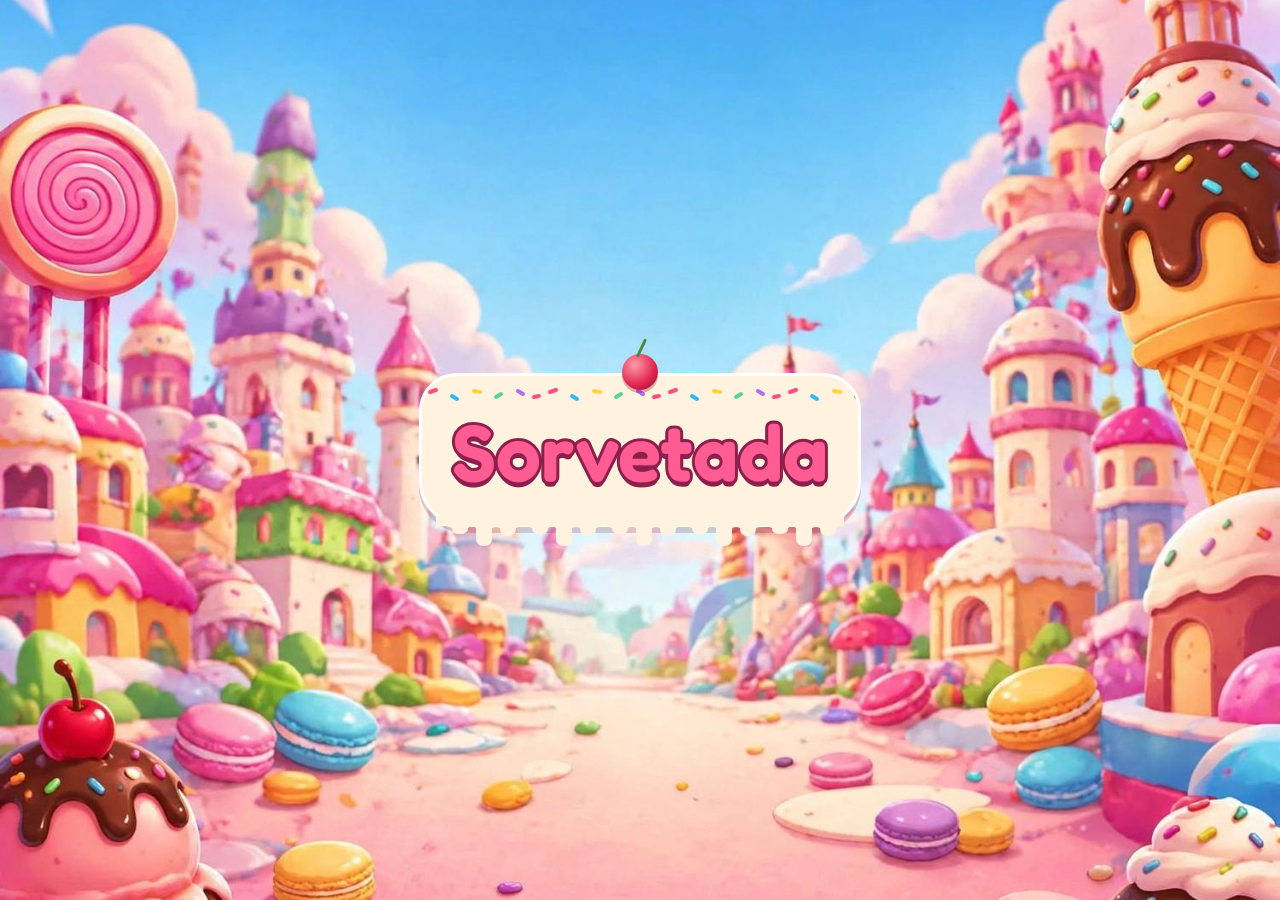
<file: index.html>
<!doctype html>
<html lang="pt-BR">
<head>
<meta charset="utf-8">
<title>Sorvetada</title>
<meta name="viewport" content="width=device-width, initial-scale=1, viewport-fit=cover">
<meta name="theme-color" content="#ffd9ec">
<link rel="stylesheet" href="https://fonts.googleapis.com/css2?family=Fredoka:wght@400;600&display=swap">
<link rel="stylesheet" href="style.css?v=19">
</head>
<body class="splash">
<div id="deco" aria-hidden="true"></div>
<section id="splash" aria-label="Sorvetada"><div class="logo"><i class="cherry"></i><h1>Sorvetada</h1></div></section>
<section id="menu" hidden>
  <div id="menubar"><button id="snd" class="pill snd" aria-label="Ligar ou desligar o som"></button><button id="theme" class="pill"></button></div>
  <div class="logo"><i class="cherry"></i><h1>Sorvetada</h1><p class="tag">Mate os monstros e faça mais pontos!</p></div>
  <div class="row" id="tabs"><button data-t="partida" aria-pressed="true">🎮 Partida</button><button data-t="fases" aria-pressed="false">🗺️ Fases</button></div>
  <div id="tab-partida">
    <div class="row" id="mode"><button data-m="1" aria-pressed="true">👤 1 jogador</button><button data-m="2" aria-pressed="false">👥 2 jogadores (duelo)</button></div>
    <div class="card" id="c1">
      <label><img class="pv" id="pv1" alt=""><input id="n1" maxlength="12" placeholder="Nome do Jogador 1" autocomplete="off"></label>
      <div class="row" id="p1row" aria-label="Escolha o sabor do jogador 1"></div>
    </div>
    <div class="card" id="c2" hidden>
      <label><img class="pv" id="pv2" alt=""><input id="n2" maxlength="12" placeholder="Nome do Jogador 2" autocomplete="off"></label>
      <div class="row" id="p2row" aria-label="Escolha o sabor do jogador 2"></div>
    </div>
    <button id="play">Escolher fase ▶</button>
    <button id="howBtn" class="how-btn" aria-expanded="false" aria-controls="help">✨ Como jogar ▾</button>
    <div id="help" class="howto" hidden></div>
  </div>
  <div id="tab-fases" hidden>
    <p class="sub2">Conclua uma fase para liberar a próxima.<br>As concluídas ficam rosa!</p>
    <div id="levels"></div>
    <button id="resetp" class="pill">🗑️ Apagar progresso</button>
  </div>
</section>
<section id="game" hidden>
  <div id="top"><h1>Sorvetada</h1><div class="tr"><button id="snd2" class="pill snd" aria-label="Ligar ou desligar o som"></button><button id="back" class="pill">← Menu</button></div></div>
  <div id="hud"><span id="h1"></span><span id="h2"></span><span id="h3"></span></div>
  <div id="pw"></div>
  <div id="frame"><canvas id="c" width="780" height="676"></canvas></div>
  <div id="ctl">
    <div id="joy" aria-label="Direcional analógico"><span class="ch u">▲</span><span class="ch d">▼</span><span class="ch l">◀</span><span class="ch r">▶</span><div id="knob"></div></div>
    <button id="bomb" aria-label="Soltar cereja-bomba"><span>🍒</span><small>Soltar</small></button>
  </div>
</section>
<div id="cfg" hidden><div class="cfgbox" role="dialog" aria-label="Configurações de som">
  <h2>⚙️ Som</h2>
  <label class="cr"><input type="checkbox" id="mo"> 🎵 Música</label>
  <div class="sl"><input type="range" id="mv" min="0" max="100" step="5" aria-label="Volume da música"><output id="mvn"></output></div>
  <label class="cr"><input type="checkbox" id="so"> 🔔 Efeitos sonoros</label>
  <div class="sl"><input type="range" id="sv" min="0" max="100" step="5" aria-label="Volume dos efeitos"><output id="svn"></output></div>
  <button id="cfgx" class="pill">Fechar</button>
</div></div>
<p id="ver" class="ver">Versão 19 · carregando…</p>
<script src="audio.js?v=19"></script>
<script src="game.js?v=19"></script>
</body>
</html>
</file>
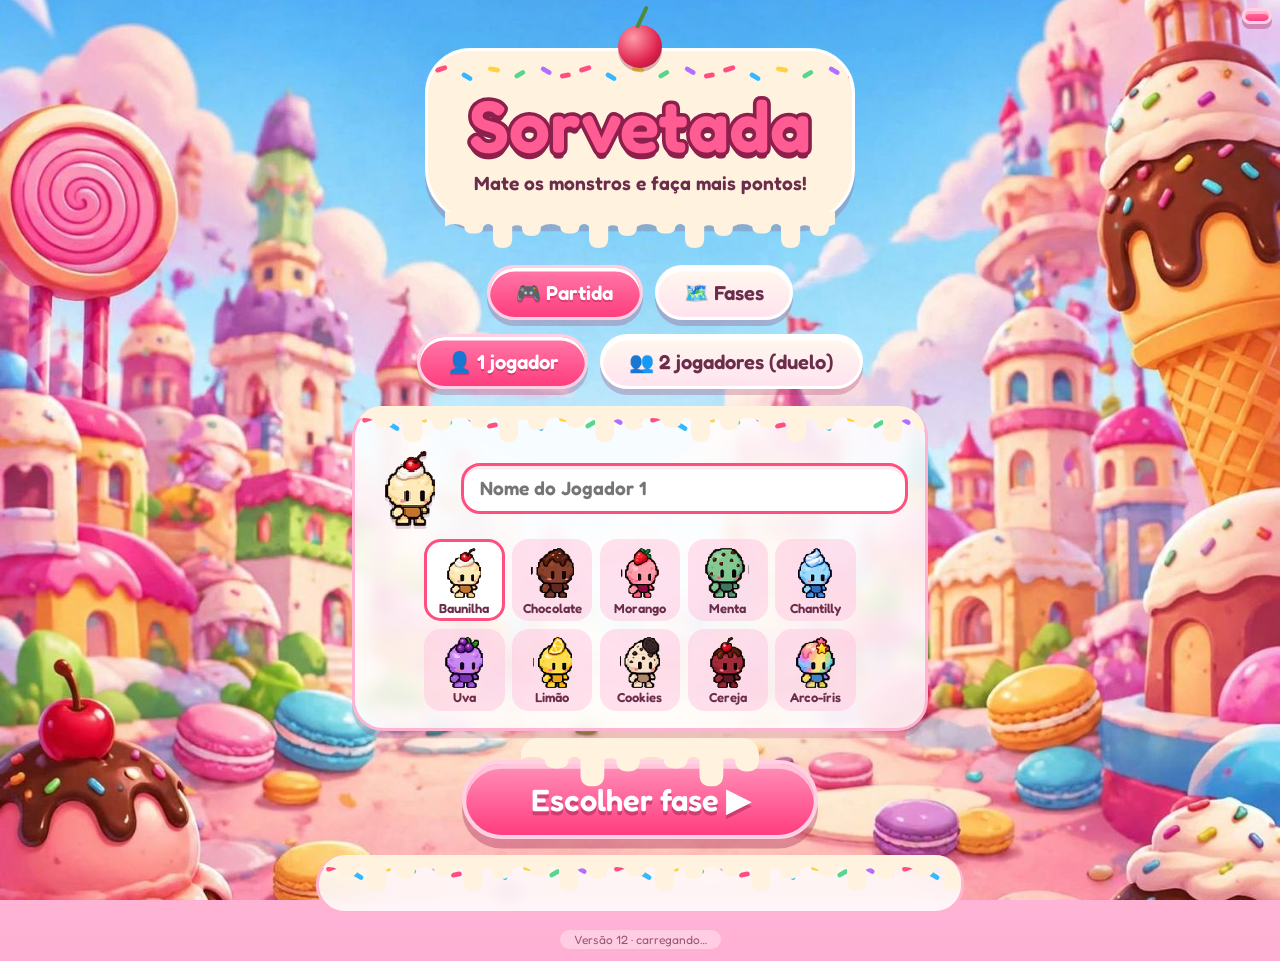
<file: index 2.html>
<!doctype html>
<html lang="pt-BR">
<head>
<meta charset="utf-8">
<title>Sorvetada</title>
<meta name="viewport" content="width=device-width, initial-scale=1, viewport-fit=cover">
<meta name="theme-color" content="#ffd9ec">
<link rel="stylesheet" href="https://fonts.googleapis.com/css2?family=Fredoka:wght@400;600&display=swap">
<link rel="stylesheet" href="style.css?v=12">
</head>
<body>
<div id="deco" aria-hidden="true"></div>
<button id="theme" class="pill"></button>
<section id="menu">
  <div class="logo"><i class="cherry"></i><h1>Sorvetada</h1><p class="tag">Mate os monstros e faça mais pontos!</p></div>
  <div class="row" id="tabs"><button data-t="partida" aria-pressed="true">🎮 Partida</button><button data-t="fases" aria-pressed="false">🗺️ Fases</button></div>
  <div id="tab-partida">
    <div class="row" id="mode"><button data-m="1" aria-pressed="true">👤 1 jogador</button><button data-m="2" aria-pressed="false">👥 2 jogadores (duelo)</button></div>
    <div class="card" id="c1">
      <label><img class="pv" id="pv1" alt=""><input id="n1" maxlength="12" placeholder="Nome do Jogador 1" autocomplete="off"></label>
      <div class="row" id="p1row" aria-label="Escolha o sabor do jogador 1"></div>
    </div>
    <div class="card" id="c2" hidden>
      <label><img class="pv" id="pv2" alt=""><input id="n2" maxlength="12" placeholder="Nome do Jogador 2" autocomplete="off"></label>
      <div class="row" id="p2row" aria-label="Escolha o sabor do jogador 2"></div>
    </div>
    <button id="play">Escolher fase ▶</button>
    <div id="help" class="howto"></div>
  </div>
  <div id="tab-fases" hidden>
    <p class="sub2">Conclua uma fase para liberar a próxima.<br>As concluídas ficam rosa!</p>
    <div id="levels"></div>
    <button id="resetp" class="pill">🗑️ Apagar progresso</button>
  </div>
</section>
<section id="game" hidden>
  <div id="top"><h1>Sorvetada</h1><button id="back" class="pill">← Menu</button></div>
  <div id="hud"><span id="h1"></span><span id="h2"></span><span id="h3"></span></div>
  <div id="pw"></div>
  <div id="frame"><canvas id="c" width="780" height="676"></canvas></div>
  <div id="ctl">
    <div id="joy" aria-label="Direcional analógico"><span class="ch u">▲</span><span class="ch d">▼</span><span class="ch l">◀</span><span class="ch r">▶</span><div id="knob"></div></div>
    <button id="bomb" aria-label="Soltar cereja-bomba"><span>🍒</span><small>Soltar</small></button>
  </div>
</section>
<p id="ver" class="ver">Versão 12 · carregando…</p>
<script src="game.js?v=12"></script>
</body>
</html>
</file>
<file: style.css>
:root{--fg:#6b2d4a;--btn:#ffd9ea;--p1:#ff4f81;--p2:#2aa7d8;--edge:#ff9ec4;--berry:#8d1f4d;--card:rgba(255,255,255,.78);
--sky:linear-gradient(#bfe3ff 0,#d9e8ff 12%,#ffd9ec 34%,#ffc2dd 70%,#ffb0d4 100%);
--drip:url("data:image/svg+xml,%3Csvg xmlns='http://www.w3.org/2000/svg' width='80' height='30' viewBox='0 0 80 30'%3E%3Cpath d='M0 0H80V12Q80 20 72 20Q64 20 64 12Q60 10 56 12V22Q56 30 48 30Q40 30 40 22V12Q36 8 32 12Q32 18 24 18Q16 18 16 12Q8 8 0 12Z' fill='%23fff3e0'/%3E%3C/svg%3E");--dripP:url("data:image/svg+xml,%3Csvg xmlns='http://www.w3.org/2000/svg' width='80' height='30' viewBox='0 0 80 30'%3E%3Cpath d='M0 0H80V12Q80 20 72 20Q64 20 64 12Q60 10 56 12V22Q56 30 48 30Q40 30 40 22V12Q36 8 32 12Q32 18 24 18Q16 18 16 12Q8 8 0 12Z' fill='%23ffc2dc'/%3E%3C/svg%3E");--sprk:url("data:image/svg+xml,%3Csvg xmlns='http://www.w3.org/2000/svg' width='120' height='16'%3E%3Cg stroke-linecap='round' stroke-width='4'%3E%3Cpath d='M8 6l6-2' stroke='%23ff4f81'/%3E%3Cpath d='M30 10l5 3' stroke='%2336b8ff'/%3E%3Cpath d='M52 5l6 1' stroke='%23ffd23f'/%3E%3Cpath d='M74 11l5-3' stroke='%2358d68d'/%3E%3Cpath d='M96 5l5 3' stroke='%23b46cff'/%3E%3Cpath d='M112 11l5-1' stroke='%23ff4f81'/%3E%3C/g%3E%3C/svg%3E");
box-sizing:border-box;padding-top:env(safe-area-inset-top,0px);padding-bottom:env(safe-area-inset-bottom,0px)}
@media (prefers-color-scheme: dark){:root:not([data-theme="light"]){--fg:#ffe6f1;--btn:#6a3a6d;--edge:#c26aa8;--card:rgba(30,12,48,.6);--sky:linear-gradient(#241a4d,#3b2467 35%,#5a2a68 75%,#6e2f66)}}
:root[data-theme="dark"]{--fg:#ffe6f1;--btn:#6a3a6d;--edge:#c26aa8;--card:rgba(30,12,48,.6);--sky:linear-gradient(#241a4d,#3b2467 35%,#5a2a68 75%,#6e2f66)}
html{scroll-padding-top:env(safe-area-inset-top,0px);overflow-x:hidden}
[hidden]{display:none!important}
body{margin:0;background:var(--sky);color:var(--fg);font-family:Fredoka,"Trebuchet MS",sans-serif;display:flex;flex-direction:column;align-items:center;justify-content:center;gap:12px;padding:12px;min-height:100vh;box-sizing:border-box;overflow-x:hidden;touch-action:manipulation;-webkit-user-select:none;user-select:none}
#menu,#game{position:relative;z-index:1;display:flex;flex-direction:column;align-items:center;gap:12px;width:100%;max-width:840px;min-width:0;box-sizing:border-box}
#tab-partida,#tab-fases{display:flex;flex-direction:column;align-items:center;gap:14px;width:100%}
button{font-family:inherit}
button:focus-visible,input:focus-visible{outline:3px solid var(--p1);outline-offset:2px}
/* decoração */
#deco{position:fixed;inset:0;z-index:0;pointer-events:none;overflow:hidden}
.d{position:absolute}
.lolli{left:-14px;top:70px;width:clamp(60px,11vw,140px)}
.cone{bottom:-34px;width:clamp(70px,13vw,180px)}
.coneL{left:-10px}.coneR{right:-10px;transform:scaleX(-1);filter:hue-rotate(30deg)}
.cloud{width:clamp(90px,16vw,200px)}
.c1{top:34px;right:6%;animation:drift 45s ease-in-out infinite alternate}
.c2{top:120px;left:20%;opacity:.8;animation:drift 60s ease-in-out infinite alternate-reverse}
@keyframes drift{from{transform:translateX(-30px)}to{transform:translateX(30px)}}
@media (prefers-reduced-motion:reduce){.cloud{animation:none}}
@media (max-width:600px){.lolli,.cone{opacity:.4}}
/* logo com cobertura */
.logo{position:relative;text-align:center;padding:30px 34px 22px;margin:18px 0 22px;background:var(--sprk) repeat-x 0 10px/120px 16px,#fff3e0;border-radius:38px 38px 46px 46px;border:3px solid #fff;box-shadow:0 6px 0 rgba(150,60,90,.25)}
.logo::after{content:"";position:absolute;left:14px;right:14px;bottom:-24px;height:30px;background:var(--drip) repeat-x 0 0/80px 30px;transform:scaleY(-1)}
.cherry{position:absolute;top:-22px;left:50%;width:36px;height:36px;margin-left:-18px;border-radius:50%;background:radial-gradient(circle at 35% 30%,#ff9aa8,#e0244f 60%,#8d1130);box-shadow:0 3px 0 rgba(120,20,50,.3)}
.cherry::after{content:"";position:absolute;left:18px;top:-16px;width:3px;height:20px;background:#4f8a3c;transform:rotate(25deg);border-radius:2px}
h1{margin:0;font-size:clamp(2.4rem,10vw,3.8rem);font-weight:600;line-height:1.05;color:#ff5c93;-webkit-text-stroke:6px #8d1f4d;paint-order:stroke fill;text-shadow:0 5px 0 #8d1f4d}
.tag{margin:6px 0 0;color:#6b2d4a;font-weight:600}
.sub2{margin:0;text-align:center;font-weight:600}
/* botões doces */
#tabs,#mode{display:flex;gap:10px;flex-wrap:wrap;justify-content:center}
#tabs button,#mode button{width:auto;height:auto;padding:10px 22px;border-radius:999px;border:3px solid #fff;font-weight:600;font-size:1.05rem;color:#6b2d4a;background:linear-gradient(#fff8ee,#ffe3ef);box-shadow:inset 0 3px 0 #fff,0 5px 0 rgba(160,50,100,.28)}
#tabs button[aria-pressed="true"],#mode button[aria-pressed="true"]{color:#fff;background:linear-gradient(#ff7aa8,#ff3d7f);border-color:#ffd0e3;text-shadow:0 2px 0 rgba(140,20,70,.35)}
#tabs button:active,#mode button:active,#play:active,.pill:active{transform:translateY(2px)}
.pill{font-weight:600;font-size:.95rem;color:#fff;background:linear-gradient(#ff7aa8,#ff3d7f);border:3px solid #ffd0e3;border-radius:999px;padding:8px 20px;box-shadow:inset 0 3px 0 rgba(255,255,255,.45),0 5px 0 rgba(160,30,80,.35);text-shadow:0 2px 0 rgba(140,20,70,.35)}
#play{position:relative;font-weight:600;font-size:1.6rem;color:#fff;background:linear-gradient(#ff8fb8,#ff3d7f);border:4px solid #ffd0e3;border-radius:999px;padding:14px 54px;margin-top:10px;box-shadow:inset 0 4px 0 rgba(255,255,255,.5),0 8px 0 rgba(160,30,80,.35);text-shadow:0 3px 0 rgba(140,20,70,.4)}
#play::before{content:"";position:absolute;left:10%;right:10%;top:-12px;height:24px;background:var(--drip) repeat-x 0 0/60px 22px}
#theme{position:fixed;top:calc(env(safe-area-inset-top,0px) + 8px);right:8px;z-index:5}
/* cartões */
.card{position:relative;width:min(100%,480px);box-sizing:border-box;background:var(--card);border:3px solid #ffb3d1;border-radius:26px;padding:34px 14px 14px;box-shadow:0 6px 0 rgba(160,50,100,.2);display:flex;flex-direction:column;align-items:center;gap:10px}
.card::before,.howto::before{content:"";position:absolute;left:8px;right:8px;top:-3px;height:30px;background-image:var(--drip),var(--sprk);background-size:80px 30px,120px 16px;background-repeat:repeat-x;background-position:0 0,0 6px}
.card label{display:flex;align-items:center;gap:10px;width:100%}
.card input{flex:1;min-width:0;font:inherit;font-weight:600;padding:9px 14px;border:3px solid var(--p1);border-radius:16px;background:#fff;color:#6b2d4a;box-shadow:inset 0 3px 0 rgba(255,79,129,.12)}
#n2{border-color:var(--p2)}
.pv{width:64px;height:64px;image-rendering:pixelated;filter:drop-shadow(0 3px 0 rgba(107,45,74,.2))}
.row{display:flex;flex-wrap:wrap;justify-content:center;align-items:center;gap:4px;max-width:600px}
#p1row button,#p2row button{width:46px;height:46px;padding:2px;border:3px solid transparent;border-radius:14px;background:rgba(255,200,225,.55)}
#p1row button[aria-pressed="true"]{border-color:var(--p1);background:#fff}
#p2row button[aria-pressed="true"]{border-color:var(--p2);background:#fff}
.row img{width:100%;height:100%;image-rendering:pixelated}
/* como jogar */
.howto{position:relative;width:min(100%,540px);box-sizing:border-box;background:var(--card);border:3px solid #ffb3d1;border-radius:24px;padding:30px 14px 14px;margin-top:16px;text-align:left}
.howto::after{content:"✨ Como jogar ✨";position:absolute;top:-17px;left:50%;transform:translateX(-50%);white-space:nowrap;background:linear-gradient(#ff7aa8,#c93c75);color:#fff;font-weight:600;padding:4px 18px;border-radius:999px;border:3px solid #fff;box-shadow:0 3px 0 rgba(120,20,60,.3)}
.howto .g{display:grid;grid-template-columns:1fr 1fr;gap:10px 16px}
.howto .it{display:flex;align-items:center;gap:8px;font-size:.88rem;line-height:1.2}
.howto .it i{font-style:normal;font-size:1.5rem;flex:none;width:1.8rem;text-align:center}
.howto .wide{grid-column:1/-1}
@media (max-width:480px){.howto .g{grid-template-columns:1fr}}
/* fases */
#levels{display:grid;grid-template-columns:repeat(auto-fill,minmax(120px,1fr));gap:18px 12px;width:min(100%,580px);padding-top:10px}
.lv{position:relative;display:flex;flex-direction:column;align-items:center;gap:3px;padding:28px 6px 12px;border-radius:22px;border:3px solid #e8a24f;border-bottom-width:6px;background:linear-gradient(#fff8ee,#ffe9d6);color:#6b2d4a;font:inherit;box-shadow:0 5px 0 rgba(160,90,40,.3)}
.lv::before{content:"";position:absolute;left:4px;right:4px;top:-5px;height:30px;background-image:var(--dripP),var(--sprk);background-size:80px 30px,120px 16px;background-repeat:repeat-x;background-position:0 0,0 6px;pointer-events:none}
.lv b{font-size:1.9rem;line-height:1}
.lv span{font-size:.85rem;line-height:1.1;text-align:center;font-weight:600}
.lv small{font-size:.8rem;opacity:.85}
.lv em{position:absolute;font-style:normal}
.lv .star{top:-14px;right:-8px;font-size:1.6rem}
.lv .lock{right:8px;bottom:6px;font-size:1.2rem}
.lv.lock{opacity:.6}.lv:disabled{cursor:not-allowed}
.lv.done{background:linear-gradient(#ff9ec4,#ff4f81);border-color:#d93a78;color:#fff;text-shadow:0 2px 0 rgba(140,20,70,.35)}
.lv.done::before{background-image:var(--drip),var(--sprk)}
.lv.next{border-color:#ff4f81;animation:pulse 1.4s ease-in-out infinite}
.lv.next small{background:linear-gradient(#ff7aa8,#ff3d7f);color:#fff;border-radius:999px;padding:3px 14px;font-weight:600;opacity:1;box-shadow:0 3px 0 rgba(160,30,80,.35)}
@keyframes pulse{50%{transform:scale(1.04)}}
/* jogo */
#top{display:flex;align-items:center;justify-content:space-between;gap:12px;width:100%;max-width:800px}
#top h1{font-size:clamp(1.6rem,6vw,2.3rem);-webkit-text-stroke:5px #8d1f4d;text-shadow:0 3px 0 #8d1f4d}
#hud{display:flex;flex-wrap:wrap;justify-content:center;gap:4px 16px;background:linear-gradient(#fff8ee,#ffe3ef);color:#6b2d4a;border:3px solid #ff9ec4;border-radius:999px;padding:6px 24px;box-shadow:0 4px 0 rgba(160,50,100,.25);font-weight:600;font-size:1rem}
#hud span+span::before{content:"|";margin-right:16px;opacity:.45}
#pw{font-size:.9rem;font-weight:600;min-height:1.4em;text-align:center;max-width:780px;background:rgba(255,255,255,.55);color:#6b2d4a;border-radius:999px;padding:3px 16px}
#frame{position:relative;width:min(100%,800px);box-sizing:border-box;padding:32px 16px 16px;border-radius:26px;border:4px solid #c98a3d;background:repeating-linear-gradient(45deg,rgba(150,80,20,.3) 0 3px,transparent 3px 11px),repeating-linear-gradient(-45deg,rgba(150,80,20,.3) 0 3px,transparent 3px 11px),#f0b867;box-shadow:0 10px 0 rgba(120,60,20,.35)}
@supports (height:100dvh){#frame{width:min(100%,800px,calc((100dvh - 250px) * 1.154 + 32px))}}
#frame::before{content:"";position:absolute;left:6px;right:6px;top:-4px;height:34px;background-image:var(--drip),var(--sprk);background-size:80px 30px,120px 16px;background-repeat:repeat-x;background-position:0 0,0 8px;pointer-events:none}
canvas{display:block;width:100%;max-width:100%;height:auto;border-radius:12px;background:#fff0f6;box-shadow:0 0 0 4px #c98a3d,inset 0 0 14px rgba(0,0,0,.12)}
/* controles de toque */
#ctl{display:flex;flex-wrap:wrap;justify-content:space-between;align-items:center;gap:12px;width:min(100%,420px)}
@media (hover:hover) and (pointer:fine){#ctl{display:none!important}}
#joy{position:relative;flex:none;width:150px;height:150px;border-radius:50%;display:flex;align-items:center;justify-content:center;touch-action:none;background:radial-gradient(circle,rgba(255,255,255,.9) 0 36%,rgba(255,196,222,.85) 37% 100%);border:4px solid #ff4f81;box-shadow:0 6px 0 rgba(107,45,74,.22),inset 0 0 0 6px rgba(255,255,255,.55)}
#joy::before{content:"";position:absolute;inset:36px;border-radius:50%;border:3px solid rgba(255,79,129,.4);background:rgba(107,45,74,.1)}
#knob{position:relative;width:62px;height:62px;border-radius:50%;background:radial-gradient(circle at 35% 30%,#fff,#ffd0e3 70%);border:3px solid #ff4f81;box-shadow:0 4px 0 rgba(107,45,74,.3)}
#joy .ch{position:absolute;color:#ff4f81;font-size:13px;line-height:1;opacity:.5}
#joy .ch.u{top:7px;left:50%;transform:translateX(-50%)}
#joy .ch.d{bottom:7px;left:50%;transform:translateX(-50%)}
#joy .ch.l{left:8px;top:50%;transform:translateY(-50%)}
#joy .ch.r{right:8px;top:50%;transform:translateY(-50%)}
#joy[data-dir="u"] .ch.u,#joy[data-dir="d"] .ch.d,#joy[data-dir="l"] .ch.l,#joy[data-dir="r"] .ch.r{opacity:1}
#bomb{width:108px;height:108px;border-radius:50%;display:flex;flex-direction:column;align-items:center;justify-content:center;line-height:1.1;padding:0;border:4px solid #fff;color:#fff;background:linear-gradient(#ff7aa8,#ff3d7f);box-shadow:inset 0 4px 0 rgba(255,255,255,.4),0 6px 0 rgba(160,30,80,.35);touch-action:none}
#bomb span{font-size:2.3rem}
#bomb small{font-size:.8rem;font-weight:600}
@media (max-width:420px){#bomb{width:100px;height:100px}#joy{width:140px;height:140px}}
.ver{position:relative;z-index:1;margin:4px 0 0;font-size:.75rem;opacity:.7;background:rgba(255,255,255,.5);color:#6b2d4a;border-radius:999px;padding:2px 14px}
/* ajustes finos do visual */
.logo{margin-top:40px}
.logo::after{top:calc(100% - 8px);bottom:auto;transform:none}
#theme{font-size:.8rem;padding:5px 12px}
.lv::before{border-radius:18px 18px 0 0;left:3px;right:3px}
#hud span+span::before{content:none}
#hud{gap:2px 22px}

/* Cenário de fundo (reino de doces) */
:root{--veil:linear-gradient(rgba(255,255,255,0),rgba(255,255,255,0))}
@media (prefers-color-scheme: dark){:root:not([data-theme="light"]){--veil:linear-gradient(rgba(34,18,70,.7),rgba(34,18,70,.7))}}
:root[data-theme="dark"]{--veil:linear-gradient(rgba(34,18,70,.7),rgba(34,18,70,.7))}
#deco{background:var(--veil),url("[data-uri]") center bottom/cover no-repeat}
/* leitura sobre o cenário */
.card,.howto{background:rgba(255,255,255,.86);-webkit-backdrop-filter:blur(6px);backdrop-filter:blur(6px)}
@media (prefers-color-scheme: dark){:root:not([data-theme="light"]) .card,:root:not([data-theme="light"]) .howto{background:rgba(30,12,48,.72)}}
:root[data-theme="dark"] .card,:root[data-theme="dark"] .howto{background:rgba(30,12,48,.72)}

/* Botão de som */
.snd{font-size:.8rem;padding:5px 12px}
#snd{position:fixed;top:calc(env(safe-area-inset-top,0px) + 8px);left:8px;z-index:5}
#top .tr{display:flex;align-items:center;gap:8px}
#top .tr .snd{font-size:.85rem;padding:6px 12px}

/* Configurações de som */
#cfg{position:fixed;inset:0;z-index:30;display:flex;align-items:center;justify-content:center;background:rgba(40,10,60,.55);padding:16px}
#cfg[hidden]{display:none}
.cfgbox{width:min(100%,360px);box-sizing:border-box;background:var(--btn);color:var(--fg);border:4px solid var(--edge);border-radius:24px;padding:18px 20px 20px;box-shadow:0 8px 0 rgba(120,40,90,.35);display:flex;flex-direction:column;gap:12px}
.cfgbox h2{margin:0;font-size:1.5rem;text-align:center}
.cfgbox .cr{display:flex;align-items:center;gap:10px;font-weight:600;font-size:1.05rem}
.cfgbox .cr input{width:22px;height:22px;accent-color:#ff4f81}
.cfgbox .sl{display:flex;align-items:center;gap:10px}
.cfgbox input[type=range]{flex:1;min-width:0;height:28px;accent-color:#ff4f81}
.cfgbox output{min-width:3em;text-align:right;font-weight:600}
.cfgbox .pill{align-self:center;margin-top:4px}
/* Fases de chefão */
#frame.boss{border-color:#2b1233;background:repeating-linear-gradient(45deg,rgba(40,15,10,.4) 0 3px,transparent 3px 11px),repeating-linear-gradient(-45deg,rgba(40,15,10,.4) 0 3px,transparent 3px 11px),#5a3524;box-shadow:0 0 26px 6px rgba(176,96,255,.75),0 10px 0 rgba(30,10,45,.55)}
.lv .crown{top:-16px;left:-8px;font-size:1.5rem}

/* ajustes de alinhamento no celular, botão do Como jogar e recordes */
#menubar{display:flex;justify-content:space-between;align-items:center;gap:8px;width:100%;position:relative;z-index:2}
#menubar #snd,#menubar #theme{position:static}
.logo{margin-top:30px}
#top .tr .pill{font-size:.9rem;padding:7px 14px}
.card::before,.howto::before{left:0;right:0;border-radius:22px 22px 0 0}
#frame::before{left:0;right:0;border-radius:22px 22px 0 0}
.lv::before{left:0;right:0}
#play::before{left:16%;right:16%;border-radius:14px 14px 0 0}
.how-btn{font:inherit;font-weight:600;font-size:1rem;color:#fff;background:linear-gradient(#ff7aa8,#c93c75);border:3px solid #fff;border-radius:999px;padding:8px 22px;margin-top:14px;box-shadow:0 4px 0 rgba(120,20,60,.3);text-shadow:0 2px 0 rgba(120,20,60,.35)}
.how-btn:active{transform:translateY(2px)}
.howto::after{content:none}
.howto{margin-top:0}
.lv .rec{font-size:.78rem;font-weight:600;opacity:1}

/* Sorvete derretido do botão "Escolher fase": maior, proporcional ao botão */
#play::before{top:-22px;height:44px;background-size:108px 40px}
/* Tela de abertura (só o nome) */
#splash{position:relative;z-index:1;display:flex;align-items:center;justify-content:center;width:100%;min-height:70vh;cursor:pointer;animation:splashIn .6s ease-out both}
#splash .logo{margin:0;padding:34px 30px 30px}
#splash h1{font-size:clamp(2.8rem,13vw,5rem)}
@keyframes splashIn{from{opacity:0}to{opacity:1}}
@media (prefers-reduced-motion:reduce){#splash{animation:none}}
body.splash .ver{display:none}
/* Escolha de personagem: nomes sob cada sabor */
#p1row,#p2row{display:grid;grid-template-columns:repeat(5,1fr);gap:6px;width:100%;max-width:360px}
#p1row button,#p2row button{width:auto;height:auto;display:flex;flex-direction:column;align-items:center;gap:1px;padding:4px 2px 3px;color:#6b2d4a;font-weight:600}
#p1row button img,#p2row button img{width:44px;height:44px}
#p1row button span,#p2row button span{font-size:.68rem;line-height:1.1;white-space:nowrap}
/* Cobertura do botão "Escolher fase": sem emendas e sem pedaço cortado nas pontas */
#play::before{background:linear-gradient(#fff3e0,#fff3e0) 0 0/100% 16px no-repeat,var(--drip) 0 0/108px 40px repeat-x;background-repeat:no-repeat,round}

/* ===== Escala e espaçamento do menu (só tamanho e respiro; sem mudar cores/estilo) ===== */
/* Celular: elementos maiores e mais espaço entre as etapas */
@media (max-width:599px){
  #menu{gap:20px}
  #menu .logo{margin-top:34px;margin-bottom:26px;padding:34px 28px 26px}
  #menu .logo h1{font-size:clamp(2.8rem,13.5vw,4.2rem)}
  #menu .tag{font-size:1.1rem;margin-top:8px}
  #tab-partida,#tab-fases{gap:20px}
  #tabs{gap:12px}
  #tabs button,#mode button{font-size:1.2rem;padding:12px 26px}
  #mode{gap:12px}
  .card{width:100%;padding:40px 16px 18px;gap:16px}
  .pv{width:80px;height:80px}
  .card input{font-size:1.15rem;padding:12px 16px}
  #p1row,#p2row{max-width:none;gap:8px}
  #p1row button img,#p2row button img{width:52px;height:52px}
  #p1row button span,#p2row button span{font-size:.76rem}
  #play{font-size:1.9rem;padding:18px 0;width:100%;max-width:420px;margin-top:22px}
  #play::before{top:-26px;height:52px}
  .how-btn{font-size:1.15rem;padding:11px 28px;margin-top:20px}
  .sub2{font-size:1.1rem}
  #levels{gap:22px 14px}
}
/* Tela larga: o menu inteiro cresce proporcionalmente para preencher as laterais */
@media (min-width:600px){#menu{zoom:1.2}}
@media (min-width:900px){#menu{zoom:1.35}}
@media (min-width:1200px){#menu{zoom:1.5}}
/* ajustes finos */
@media (max-width:599px){
  #menu .tag{font-size:1rem}
  #mode button{font-size:1.05rem;padding:14px 22px}
}
/* monitor largo e baixo: cresce menos, para não obrigar a rolar demais */
@media (min-width:900px) and (max-height:900px){#menu{zoom:1.2}}
</file>
